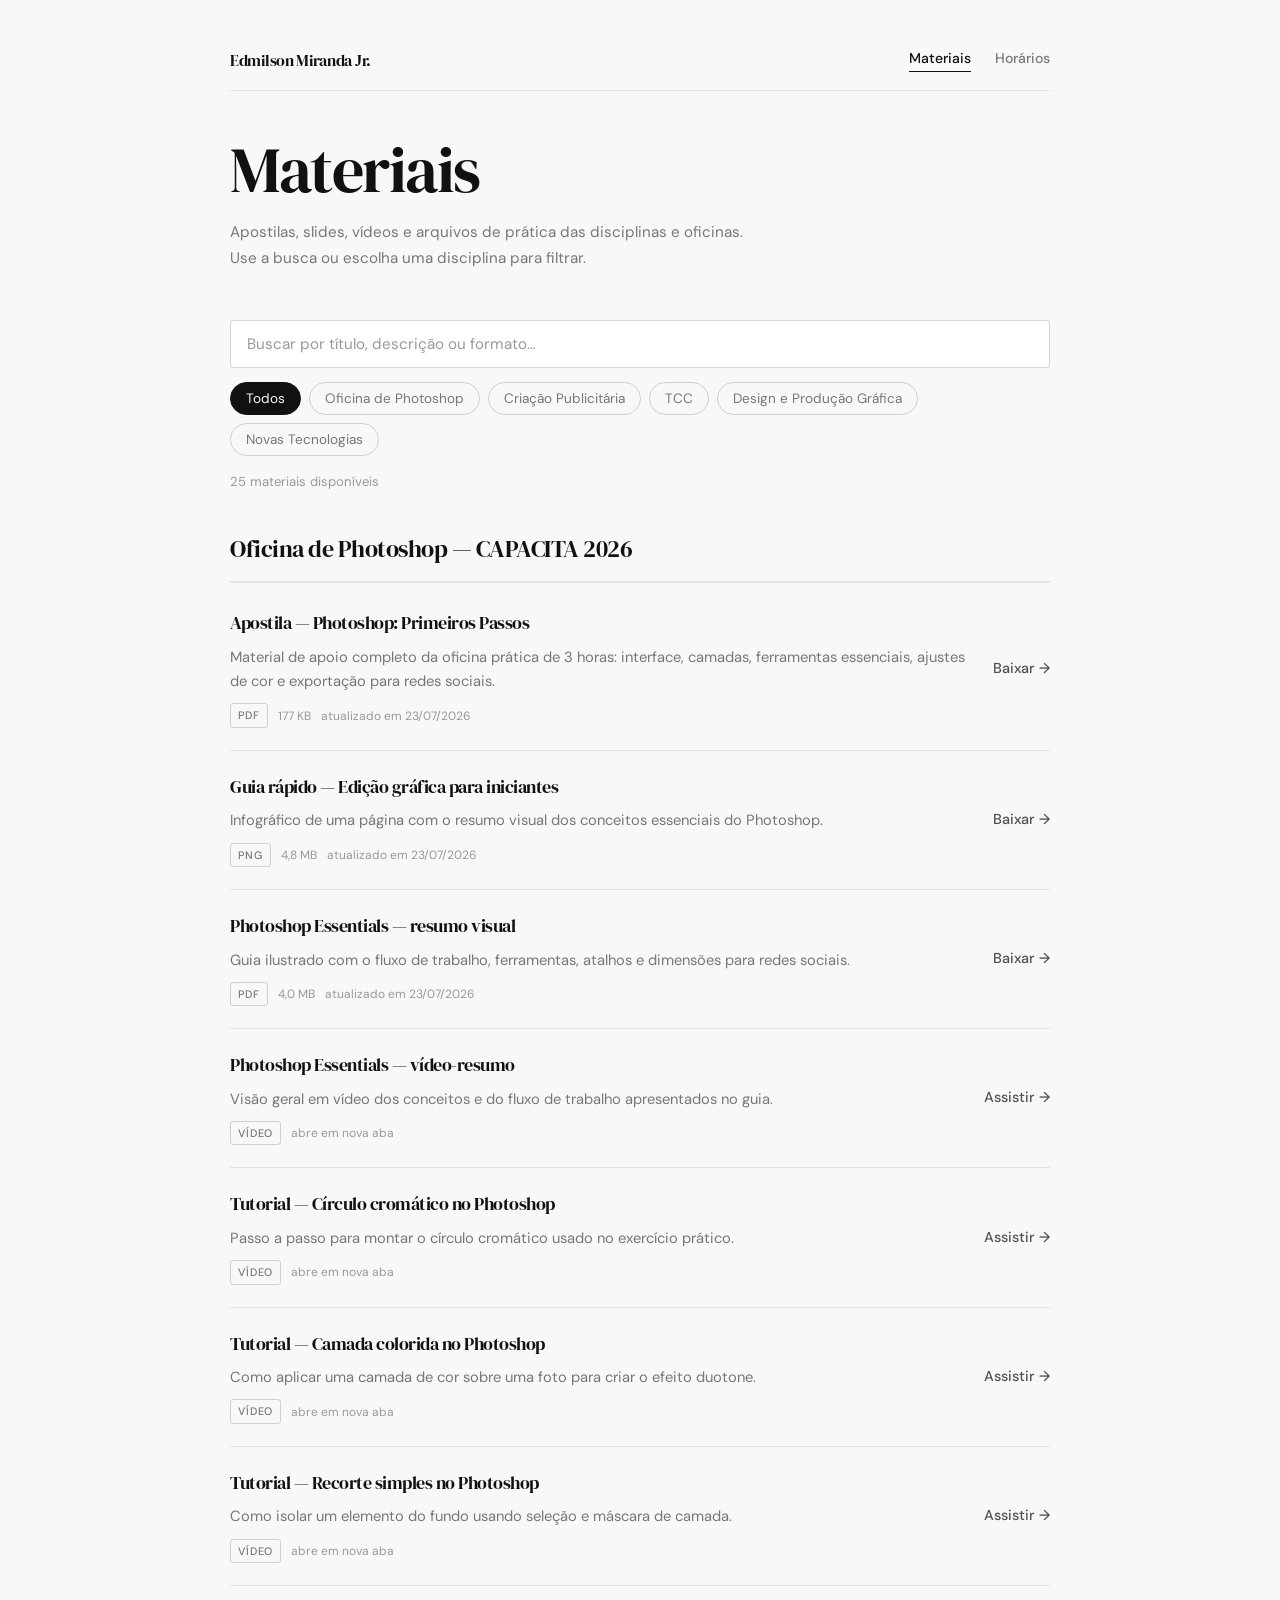
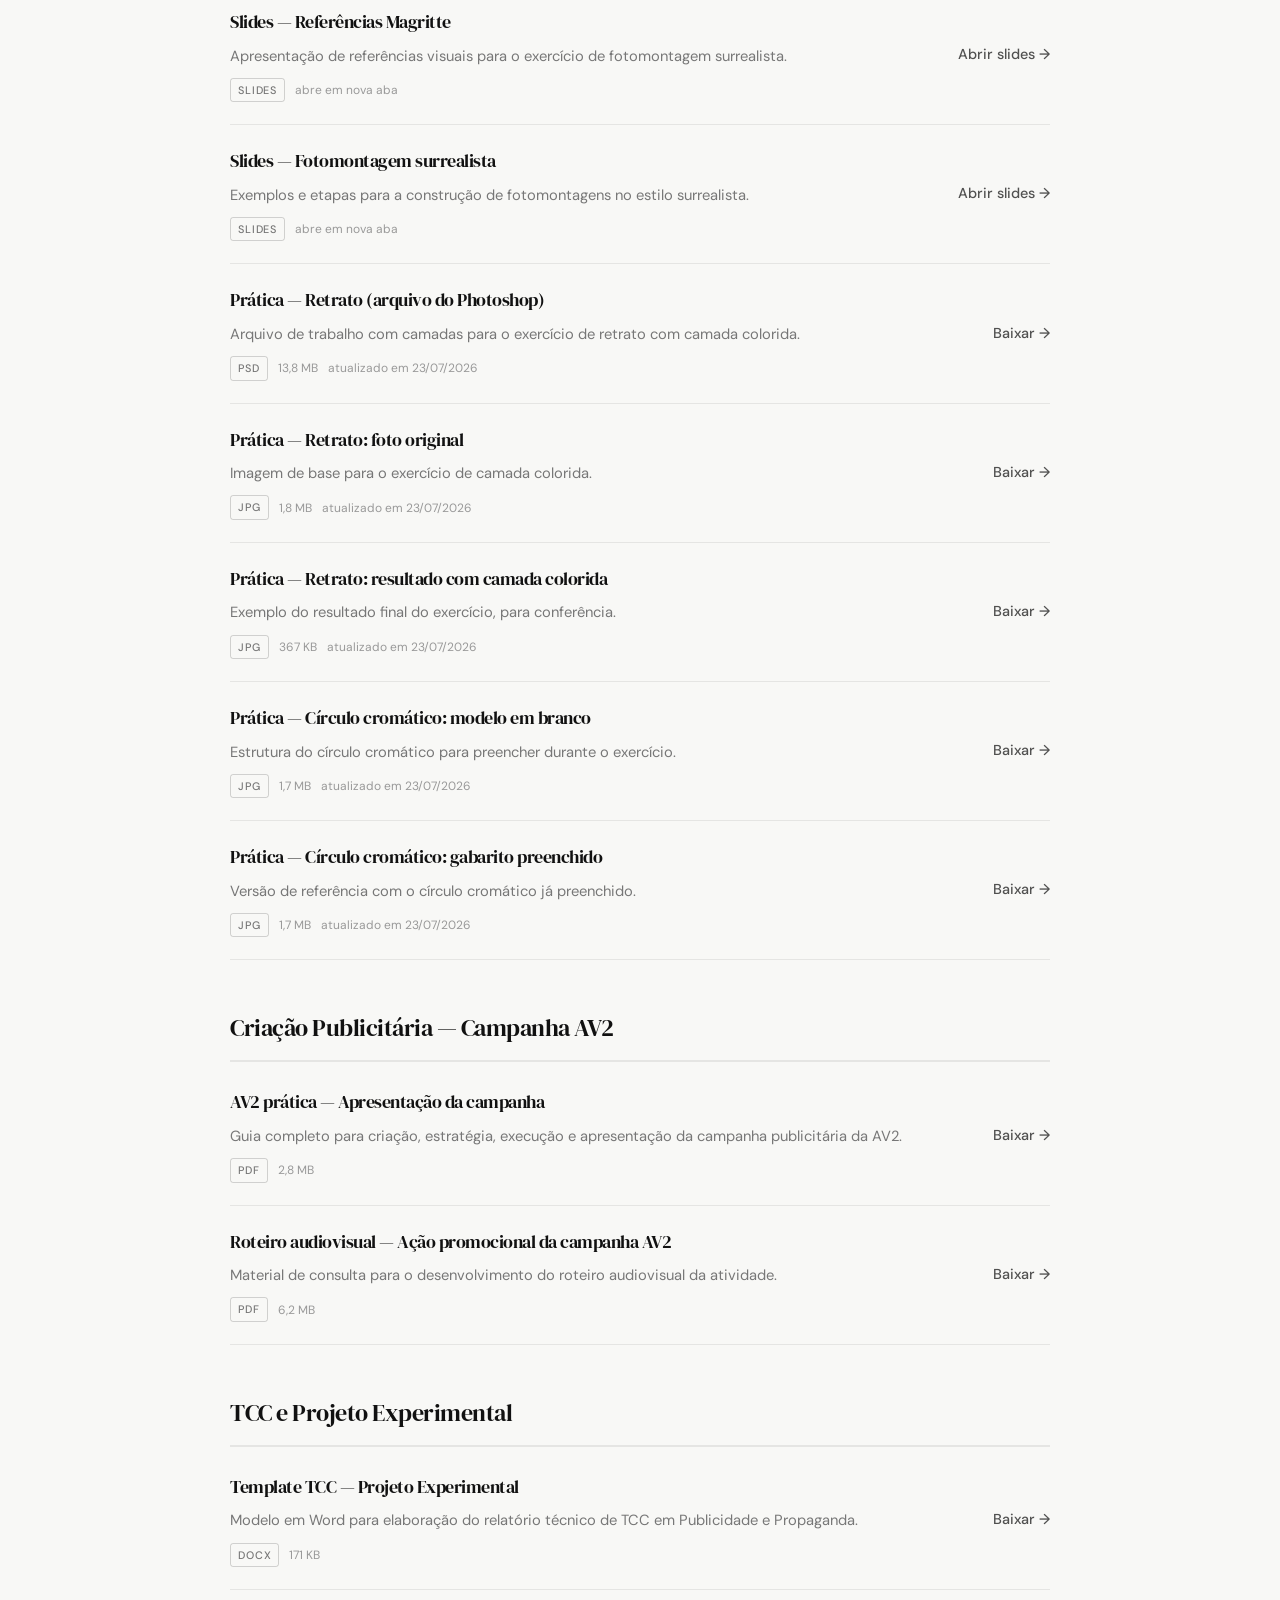
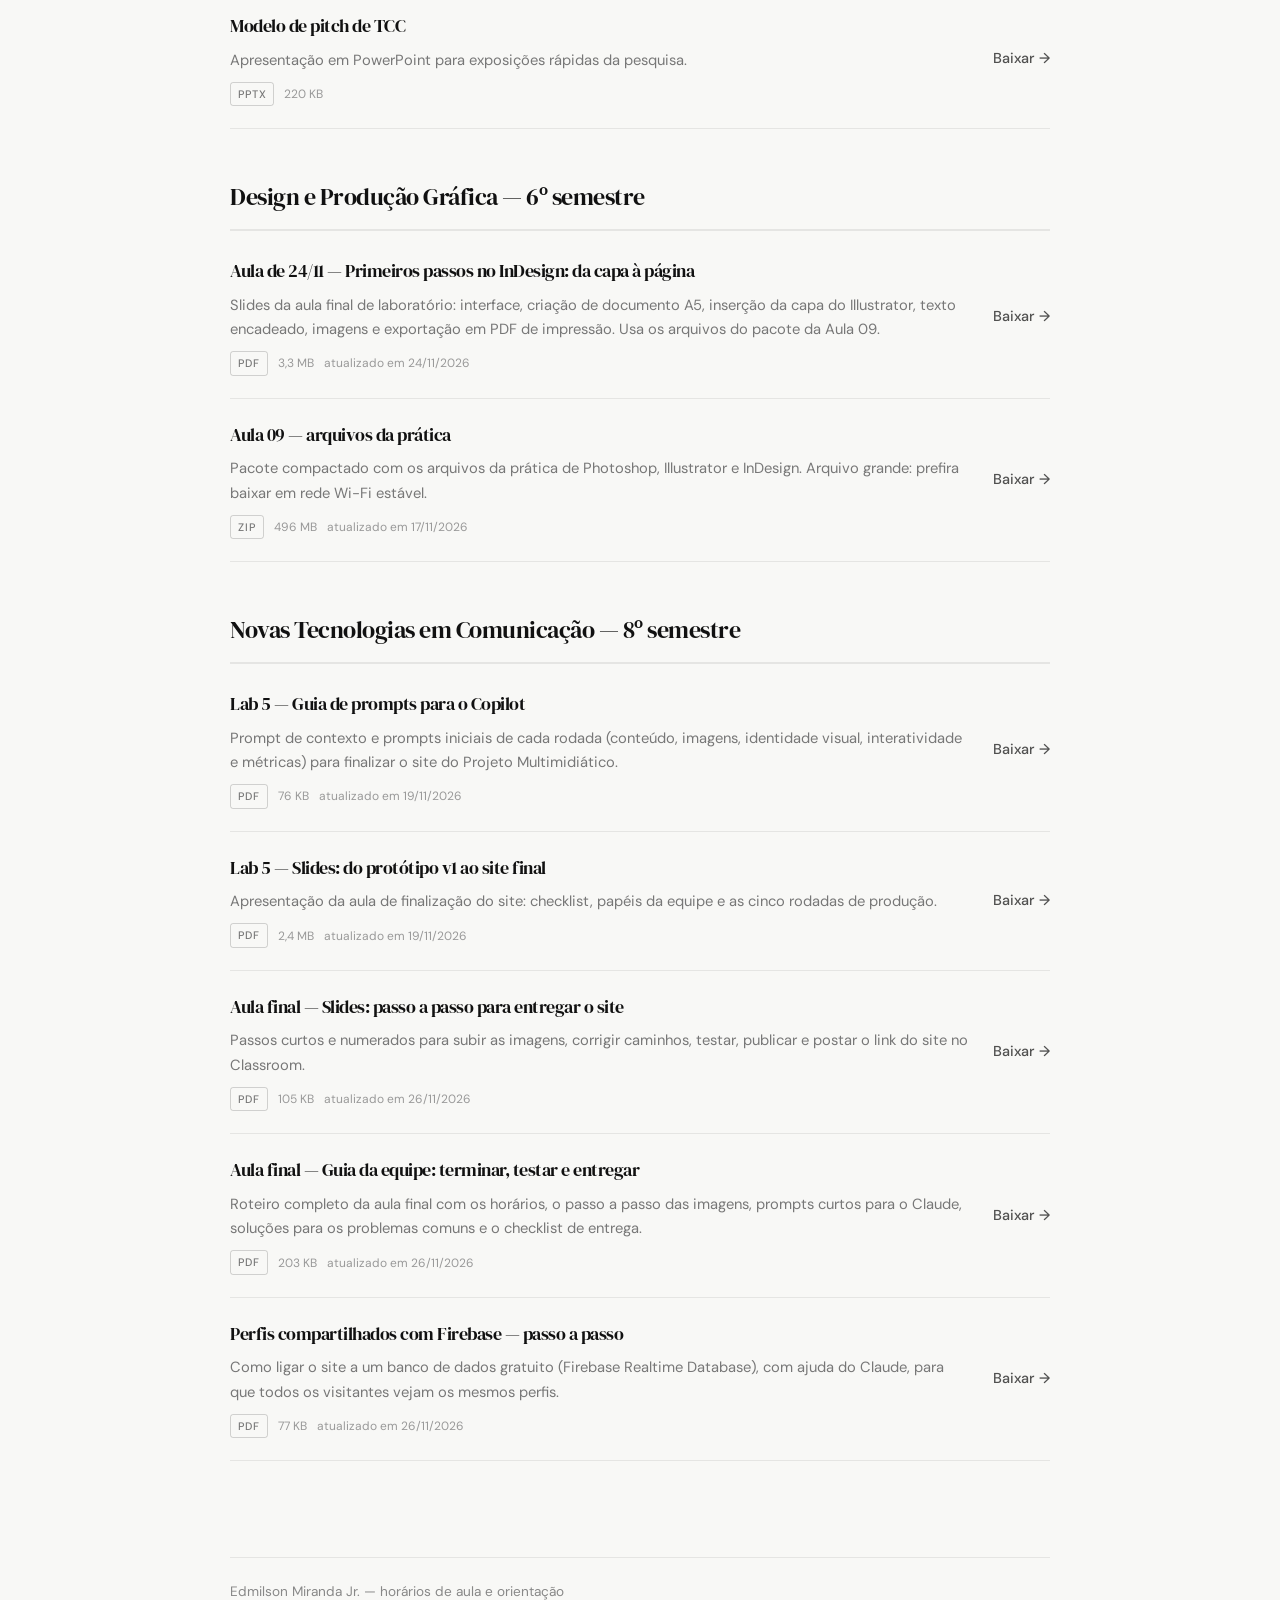
<file: index.html>
<!DOCTYPE html>
<html lang="pt-br">

<head>
  <meta charset="UTF-8">
  <meta name="viewport" content="width=device-width, initial-scale=1.0">

  <title>Materiais — Edmilson Miranda Jr.</title>
  <meta name="description" content="Apostilas, slides, vídeos e arquivos de prática das disciplinas e oficinas de Edmilson Miranda Jr. na UNI7.">

  <meta property="og:type" content="website">
  <meta property="og:title" content="Materiais das disciplinas — Edmilson Miranda Jr.">
  <meta property="og:description" content="Apostilas, slides, vídeos e arquivos de prática das disciplinas e oficinas.">
  <meta property="og:locale" content="pt_BR">
  <meta name="twitter:card" content="summary">

  <link rel="icon" href="data:image/svg+xml,<svg xmlns='http://www.w3.org/2000/svg' viewBox='0 0 100 100'><rect width='100' height='100' fill='%23f8f8f6'/><text x='50' y='72' font-size='68' font-family='Georgia,serif' text-anchor='middle' fill='%23111'>M</text></svg>">

  <link rel="preconnect" href="https://fonts.googleapis.com">
  <link rel="preconnect" href="https://fonts.gstatic.com" crossorigin>
  <link href="https://fonts.googleapis.com/css2?family=DM+Sans:wght@400;500&family=DM+Serif+Display:ital@0;1&display=swap" rel="stylesheet">

  <link rel="stylesheet" href="assets/css/base.css">
</head>

<body>

  <div class="container">

    <a class="pular-para-conteudo" href="#lista-materiais">Pular para o conteúdo</a>

    <nav class="nav-site" aria-label="Navegação principal">
      <a class="nav-marca" href="index.html">Edmilson Miranda Jr.</a>
      <a href="index.html" aria-current="page">Materiais</a>
      <a href="horarios.html">Horários</a>
    </nav>

    <header class="cabecalho">
      <h1>Materiais</h1>
      <p>
        Apostilas, slides, vídeos e arquivos de prática das disciplinas e oficinas.
        Use a busca ou escolha uma disciplina para filtrar.
      </p>
    </header>

    <div class="controles">
      <label class="oculto-visual" for="busca">Buscar material</label>
      <input class="campo-busca" id="busca" type="search" autocomplete="off"
             placeholder="Buscar por título, descrição ou formato…">

      <div class="filtros" id="filtros" role="group" aria-label="Filtrar por disciplina"></div>

      <p class="contagem" id="contagem" role="status"></p>
    </div>

    <main class="lista-materiais" id="lista-materiais" tabindex="-1">
      <noscript>
        <p class="vazio">
          Esta lista precisa de JavaScript para ser exibida. Todos os arquivos também estão
          disponíveis diretamente na pasta <strong>arquivos/</strong> do repositório no GitHub.
        </p>
      </noscript>
    </main>

    <footer class="rodape">
      Edmilson Miranda Jr. — <a href="horarios.html">horários de aula e orientação</a>
    </footer>

  </div>

  <script src="assets/js/materiais.js"></script>

</body>
</html>
</file>
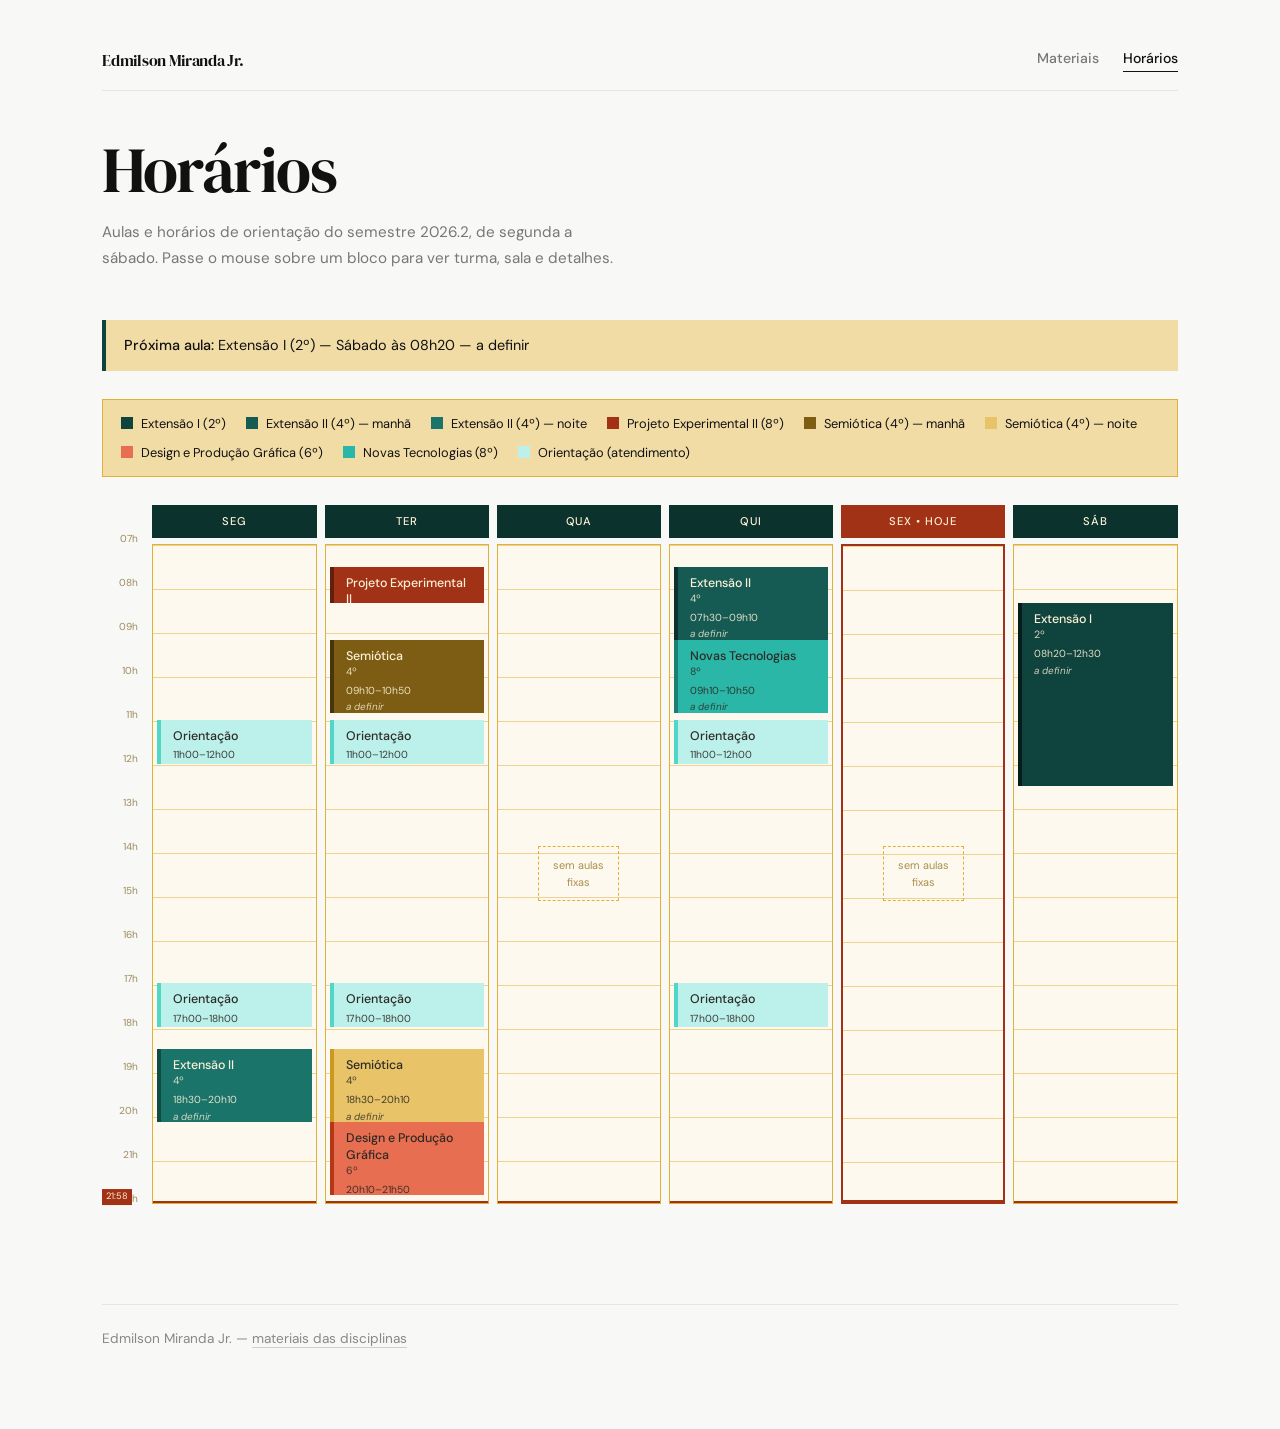
<file: horarios.html>
<!DOCTYPE html>
<html lang="pt-br">

<head>
  <meta charset="UTF-8">
  <meta name="viewport" content="width=device-width, initial-scale=1.0">

  <title>Horários — Edmilson Miranda Jr.</title>
  <meta name="description" content="Grade de aulas e horários de orientação do semestre 2026.2 — Edmilson Miranda Jr., UNI7.">

  <meta property="og:type" content="website">
  <meta property="og:title" content="Horários de aula e orientação — Edmilson Miranda Jr.">
  <meta property="og:description" content="Grade da semana com aulas, turmas, salas e horários de atendimento.">
  <meta property="og:locale" content="pt_BR">
  <meta name="twitter:card" content="summary">

  <link rel="icon" href="data:image/svg+xml,<svg xmlns='http://www.w3.org/2000/svg' viewBox='0 0 100 100'><rect width='100' height='100' fill='%23f8f8f6'/><text x='50' y='72' font-size='68' font-family='Georgia,serif' text-anchor='middle' fill='%23111'>M</text></svg>">

  <link rel="preconnect" href="https://fonts.googleapis.com">
  <link rel="preconnect" href="https://fonts.gstatic.com" crossorigin>
  <link href="https://fonts.googleapis.com/css2?family=DM+Sans:wght@400;500&family=DM+Serif+Display:ital@0;1&display=swap" rel="stylesheet">

  <link rel="stylesheet" href="assets/css/base.css">
  <link rel="stylesheet" href="assets/css/horarios.css">
</head>

<body>

  <div class="container-largo">

    <a class="pular-para-conteudo" href="#grade">Pular para o conteúdo</a>

    <nav class="nav-site" aria-label="Navegação principal">
      <a class="nav-marca" href="index.html">Edmilson Miranda Jr.</a>
      <a href="index.html">Materiais</a>
      <a href="horarios.html" aria-current="page">Horários</a>
    </nav>

    <header class="cabecalho">
      <h1>Horários</h1>
      <p>
        Aulas e horários de orientação do semestre <span id="semestre">2026.2</span>,
        de segunda a sábado. Passe o mouse sobre um bloco para ver turma, sala e detalhes.
      </p>
    </header>

    <p class="agora nao-imprimir" id="agora" role="status"></p>

    <div class="legenda nao-imprimir" id="legenda"></div>

    <main>
      <div class="grade-rolagem">
        <div class="grade" id="grade" tabindex="-1"></div>
      </div>

      <div class="agenda" id="agenda"></div>

      <noscript>
        <p class="vazio">Esta página precisa de JavaScript para exibir a grade de horários.</p>
      </noscript>
    </main>

    <footer class="rodape">
      Edmilson Miranda Jr. — <a href="index.html">materiais das disciplinas</a>
    </footer>

  </div>

  <script src="assets/js/horarios.js"></script>

</body>
</html>
</file>
<file: assets/css/base.css>
/* ==========================================================================
   base.css — identidade compartilhada por todas as páginas do site
   Materiais das disciplinas — Edmilson Miranda Jr.
   ========================================================================== */

/* --------------------------------------------------------------------------
   1. Tokens
   -------------------------------------------------------------------------- */

:root {
  --fonte-titulo: 'DM Serif Display', Georgia, serif;
  --fonte-texto: 'DM Sans', system-ui, sans-serif;

  --cor-fundo: #f8f8f6;
  --cor-superficie: #fff;
  --cor-texto: #111;
  --cor-texto-suave: #777;
  --cor-texto-tenue: #999;
  --cor-linha: rgba(0, 0, 0, 0.08);
  --cor-linha-forte: rgba(0, 0, 0, 0.16);
  --cor-destaque: #a23216;

  --largura-conteudo: 820px;
  --largura-larga: 1180px;
  --raio: 3px;
}

/* --------------------------------------------------------------------------
   2. Reset e base
   -------------------------------------------------------------------------- */

* {
  margin: 0;
  padding: 0;
  box-sizing: border-box;
}

body {
  font-family: var(--fonte-texto);
  background: var(--cor-fundo);
  color: var(--cor-texto);
  line-height: 1.5;
  padding: 48px 8vw 80px;
  -webkit-text-size-adjust: 100%;
}

.container {
  max-width: var(--largura-conteudo);
  margin: auto;
}

.container-largo {
  max-width: var(--largura-larga);
  margin: auto;
}

a {
  color: inherit;
}

/* Foco visível para navegação por teclado */
a:focus-visible,
button:focus-visible,
input:focus-visible {
  outline: 2px solid var(--cor-texto);
  outline-offset: 3px;
}

.oculto-visual,
.pular-para-conteudo {
  position: absolute;
  width: 1px;
  height: 1px;
  overflow: hidden;
  clip-path: inset(50%);
  white-space: nowrap;
}

.pular-para-conteudo:focus {
  position: static;
  display: inline-block;
  width: auto;
  height: auto;
  clip-path: none;
  margin-bottom: 16px;
  font-size: 0.9rem;
}

/* --------------------------------------------------------------------------
   3. Navegação principal
   -------------------------------------------------------------------------- */

.nav-site {
  display: flex;
  align-items: center;
  gap: 24px;
  padding-bottom: 18px;
  margin-bottom: 48px;
  border-bottom: 1px solid var(--cor-linha);
}

.nav-marca {
  font-family: var(--fonte-titulo);
  font-size: 1rem;
  letter-spacing: -0.3px;
  text-decoration: none;
  margin-right: auto;
}

.nav-site a:not(.nav-marca) {
  font-size: 0.88rem;
  font-weight: 500;
  text-decoration: none;
  opacity: 0.55;
  padding-bottom: 2px;
  border-bottom: 1px solid transparent;
  transition: opacity 0.2s ease;
}

.nav-site a:not(.nav-marca):hover {
  opacity: 1;
}

.nav-site a[aria-current='page'] {
  opacity: 1;
  border-bottom-color: var(--cor-texto);
}

/* --------------------------------------------------------------------------
   4. Cabeçalho de página
   -------------------------------------------------------------------------- */

.cabecalho {
  margin-bottom: 48px;
}

.cabecalho h1 {
  font-family: var(--fonte-titulo);
  font-size: clamp(2.2rem, 5vw, 4rem);
  font-weight: 400;
  letter-spacing: -1.5px;
  line-height: 0.98;
  margin-bottom: 18px;
}

.cabecalho p {
  max-width: 520px;
  color: var(--cor-texto-suave);
  font-size: 0.95rem;
  line-height: 1.7;
}

/* --------------------------------------------------------------------------
   5. Controles (busca e filtros)
   -------------------------------------------------------------------------- */

.controles {
  margin-bottom: 40px;
}

.campo-busca {
  width: 100%;
  font-family: inherit;
  font-size: 0.95rem;
  color: var(--cor-texto);
  background: var(--cor-superficie);
  border: 1px solid var(--cor-linha-forte);
  border-radius: var(--raio);
  padding: 13px 16px;
}

.campo-busca::placeholder {
  color: var(--cor-texto-tenue);
}

.filtros {
  display: flex;
  flex-wrap: wrap;
  gap: 8px;
  margin-top: 14px;
}

.filtro {
  font-family: inherit;
  font-size: 0.85rem;
  color: var(--cor-texto-suave);
  background: transparent;
  border: 1px solid var(--cor-linha-forte);
  border-radius: 999px;
  padding: 7px 15px;
  cursor: pointer;
  transition: background 0.15s ease, color 0.15s ease, border-color 0.15s ease;
}

.filtro:hover {
  border-color: var(--cor-texto);
  color: var(--cor-texto);
}

.filtro[aria-pressed='true'] {
  background: var(--cor-texto);
  border-color: var(--cor-texto);
  color: var(--cor-fundo);
}

.contagem {
  margin-top: 16px;
  font-size: 0.82rem;
  color: var(--cor-texto-tenue);
}

/* --------------------------------------------------------------------------
   6. Lista de materiais
   -------------------------------------------------------------------------- */

.grupo-titulo {
  font-family: var(--fonte-titulo);
  font-size: 1.5rem;
  font-weight: 400;
  letter-spacing: -0.5px;
  margin-top: 50px;
  margin-bottom: 4px;
  padding-bottom: 14px;
  border-bottom: 2px solid var(--cor-linha);
}

.lista-materiais > .grupo-titulo:first-child {
  margin-top: 0;
}

.item {
  display: flex;
  justify-content: space-between;
  align-items: center;
  gap: 24px;
  padding: 22px 0;
  border-bottom: 1px solid var(--cor-linha);
}

.item-info h3 {
  font-family: var(--fonte-titulo);
  font-size: 1.15rem;
  font-weight: 400;
  letter-spacing: -0.5px;
  margin-bottom: 8px;
}

.item-info p {
  color: var(--cor-texto-suave);
  font-size: 0.92rem;
  line-height: 1.65;
}

.meta {
  display: flex;
  flex-wrap: wrap;
  align-items: center;
  gap: 10px;
  margin-top: 10px;
  font-size: 0.75rem;
  color: var(--cor-texto-tenue);
}

.selo {
  font-size: 0.68rem;
  font-weight: 500;
  letter-spacing: 0.08em;
  text-transform: uppercase;
  color: var(--cor-texto-suave);
  border: 1px solid var(--cor-linha-forte);
  border-radius: var(--raio);
  padding: 3px 7px;
}

.acao {
  flex-shrink: 0;
  text-decoration: none;
  font-size: 0.9rem;
  font-weight: 500;
  opacity: 0.72;
  white-space: nowrap;
  transition: opacity 0.2s ease;
}

.acao:hover {
  opacity: 0.5;
}

.acao::after {
  content: ' →';
}

.vazio {
  padding: 40px 0;
  color: var(--cor-texto-suave);
  font-size: 0.92rem;
}

/* --------------------------------------------------------------------------
   7. Rodapé
   -------------------------------------------------------------------------- */

.rodape {
  margin-top: 96px;
  padding-top: 24px;
  border-top: 1px solid var(--cor-linha);
  color: #888;
  font-size: 0.85rem;
}

.rodape a {
  text-decoration: none;
  border-bottom: 1px solid var(--cor-linha-forte);
}

/* --------------------------------------------------------------------------
   8. Responsivo
   -------------------------------------------------------------------------- */

@media (max-width: 700px) {
  body {
    padding: 32px 6vw 64px;
  }

  .item {
    flex-direction: column;
    align-items: flex-start;
    gap: 14px;
  }

  .nav-site {
    gap: 18px;
    margin-bottom: 36px;
  }
}

@media (prefers-reduced-motion: reduce) {
  * {
    transition: none !important;
    animation: none !important;
  }
}
</file>
<file: assets/css/horarios.css>
/* ==========================================================================
   horarios.css — grade de horários
   Usa a casca visual de base.css. A paleta abaixo é funcional: cada cor
   identifica uma disciplina, na grade e na legenda.
   ========================================================================== */

:root {
  --grade-fundo: #fdf9ef;
  --grade-linha: #e1b037;
  --grade-risco: #eed390;
  --grade-cabecalho: #0b322d;
  --grade-creme: #fdf0d5;
  --grade-agora: #a23216;
  --grade-texto-tenue: #9c8a5c;
}

/* --------------------------------------------------------------------------
   1. Aviso de próxima atividade
   -------------------------------------------------------------------------- */

.agora {
  margin-bottom: 28px;
  padding: 14px 18px;
  background: #f2dca6;
  border-left: 4px solid #0f433d;
  font-size: 0.9rem;
  line-height: 1.6;
}

.agora strong {
  font-weight: 500;
}

/* --------------------------------------------------------------------------
   2. Legenda
   -------------------------------------------------------------------------- */

.legenda {
  display: flex;
  flex-wrap: wrap;
  gap: 10px 20px;
  margin-bottom: 28px;
  padding: 14px 18px;
  background: #f2dca6;
  border: 1px solid var(--grade-linha);
}

.legenda-item {
  display: flex;
  align-items: center;
  gap: 8px;
  font-size: 0.8rem;
}

.amostra {
  width: 12px;
  height: 12px;
  flex-shrink: 0;
}

/* --------------------------------------------------------------------------
   3. Grade semanal (telas médias e grandes)
   -------------------------------------------------------------------------- */

.grade-rolagem {
  overflow-x: auto;
  padding-bottom: 4px;
}

.grade {
  display: grid;
  grid-template-columns: 42px repeat(6, minmax(120px, 1fr));
  gap: 8px;
  min-width: 780px;
}

.eixo {
  position: relative;
  height: 660px;
  margin-top: 34px;
}

.eixo-hora {
  position: absolute;
  right: 6px;
  transform: translateY(-50%);
  font-size: 0.63rem;
  color: var(--grade-texto-tenue);
  font-variant-numeric: tabular-nums;
}

.dia {
  display: flex;
  flex-direction: column;
}

.dia-cabecalho {
  text-align: center;
  font-size: 0.7rem;
  font-weight: 500;
  letter-spacing: 0.08em;
  color: var(--grade-creme);
  background: var(--grade-cabecalho);
  padding: 8px 0;
  margin-bottom: 6px;
}

.dia.hoje .dia-cabecalho {
  background: var(--grade-agora);
}

.dia.hoje .trilha {
  border-color: var(--grade-agora);
  border-width: 2px;
}

.trilha {
  position: relative;
  height: 660px;
  background-color: var(--grade-fundo);
  background-image: repeating-linear-gradient(
    to bottom,
    var(--grade-risco) 0,
    var(--grade-risco) 1px,
    transparent 1px,
    transparent 44px
  );
  border: 1px solid var(--grade-linha);
}

.trilha.livre {
  display: flex;
  align-items: center;
  justify-content: center;
}

.livre-aviso {
  border: 1px dashed var(--grade-linha);
  padding: 10px 14px;
  font-size: 0.68rem;
  line-height: 1.5;
  text-align: center;
  color: #a98f4d;
}

.bloco {
  position: absolute;
  left: 4px;
  right: 4px;
  padding: 8px 10px 8px 12px;
  overflow: hidden;
  word-break: break-word;
  border-left-width: 4px;
  border-left-style: solid;
}

.bloco:hover {
  outline: 2px solid var(--cor-texto);
  outline-offset: -2px;
}

.bloco-nome {
  display: block;
  font-size: 0.78rem;
  font-weight: 500;
  line-height: 1.3;
}

.bloco-turma {
  display: block;
  font-size: 0.66rem;
  opacity: 0.85;
}

.bloco-hora {
  display: block;
  font-size: 0.64rem;
  margin-top: 3px;
  opacity: 0.9;
  font-variant-numeric: tabular-nums;
}

.bloco-sala {
  display: block;
  font-size: 0.62rem;
  font-style: italic;
  margin-top: 2px;
  opacity: 0.8;
}

.linha-agora {
  position: absolute;
  left: 0;
  right: 0;
  height: 2px;
  background: var(--grade-agora);
  z-index: 5;
  pointer-events: none;
}

.marca-agora {
  position: absolute;
  left: 0;
  transform: translateY(-50%);
  background: var(--grade-agora);
  color: var(--grade-creme);
  font-size: 0.58rem;
  padding: 1px 4px;
  z-index: 6;
  white-space: nowrap;
  font-variant-numeric: tabular-nums;
}

/* --------------------------------------------------------------------------
   4. Agenda vertical (telas pequenas)
   -------------------------------------------------------------------------- */

.agenda {
  display: none;
}

.agenda-dia + .agenda-dia {
  margin-top: 28px;
}

.agenda-dia h2 {
  font-family: var(--fonte-titulo);
  font-size: 1.15rem;
  font-weight: 400;
  letter-spacing: -0.5px;
  padding-bottom: 8px;
  margin-bottom: 12px;
  border-bottom: 1px solid var(--cor-linha);
}

.agenda-dia.hoje h2::after {
  content: ' — hoje';
  color: var(--grade-agora);
  font-family: var(--fonte-texto);
  font-size: 0.72rem;
  letter-spacing: 0.06em;
  text-transform: uppercase;
  vertical-align: middle;
}

.agenda-bloco {
  display: flex;
  gap: 14px;
  padding: 12px 14px;
  margin-bottom: 8px;
  border-left: 5px solid;
}

.agenda-hora {
  flex-shrink: 0;
  font-size: 0.72rem;
  line-height: 1.5;
  opacity: 0.9;
  font-variant-numeric: tabular-nums;
}

.agenda-nome {
  display: block;
  font-size: 0.9rem;
  font-weight: 500;
  line-height: 1.35;
}

.agenda-detalhe {
  display: block;
  font-size: 0.75rem;
  opacity: 0.85;
  margin-top: 3px;
}

.agenda-livre {
  font-size: 0.85rem;
  color: var(--cor-texto-tenue);
}

/* --------------------------------------------------------------------------
   5. Cores das disciplinas
   -------------------------------------------------------------------------- */

.ext1        { background: #0f433d; border-left-color: #071d1b; color: #fdf0d5; }
.ext2-am     { background: #155b53; border-left-color: #0b322d; color: #fdf0d5; }
.ext2-pm     { background: #1a746a; border-left-color: #114b44; color: #fdf0d5; }
.novastec    { background: #2ab7a7; border-left-color: #1c7d72; color: #2e2a24; }
.semiot-am   { background: #7c5d13; border-left-color: #47350b; color: #fdf0d5; }
.semiot-pm   { background: #e8c368; border-left-color: #cc991e; color: #2e2a24; }
.projexp     { background: #a23216; border-left-color: #631f0d; color: #fdf0d5; }
.designprod  { background: #e76e50; border-left-color: #b43718; color: #2e2a24; }
.orient      { background: #bcf0ea; border-left-color: #50d7c8; color: #2e2a24; }

/* --------------------------------------------------------------------------
   6. Responsivo — troca grade por agenda
   -------------------------------------------------------------------------- */

@media (max-width: 760px) {
  .grade-rolagem { display: none; }
  .agenda { display: block; }
  .legenda { display: none; }
}

/* --------------------------------------------------------------------------
   7. Impressão — grade em paisagem, sem cromo do site
   -------------------------------------------------------------------------- */

@media print {
  @page { size: landscape; margin: 10mm; }

  body { padding: 0; background: #fff; }

  .nao-imprimir,
  .nav-site,
  .agenda,
  .rodape { display: none !important; }

  .grade-rolagem { overflow: visible; display: block; }
  .grade { min-width: 0; }
  .linha-agora,
  .marca-agora { display: none; }

  .cabecalho { margin-bottom: 20px; }
  .cabecalho h1 { font-size: 1.8rem; }

  * { -webkit-print-color-adjust: exact; print-color-adjust: exact; }
}
</file>
